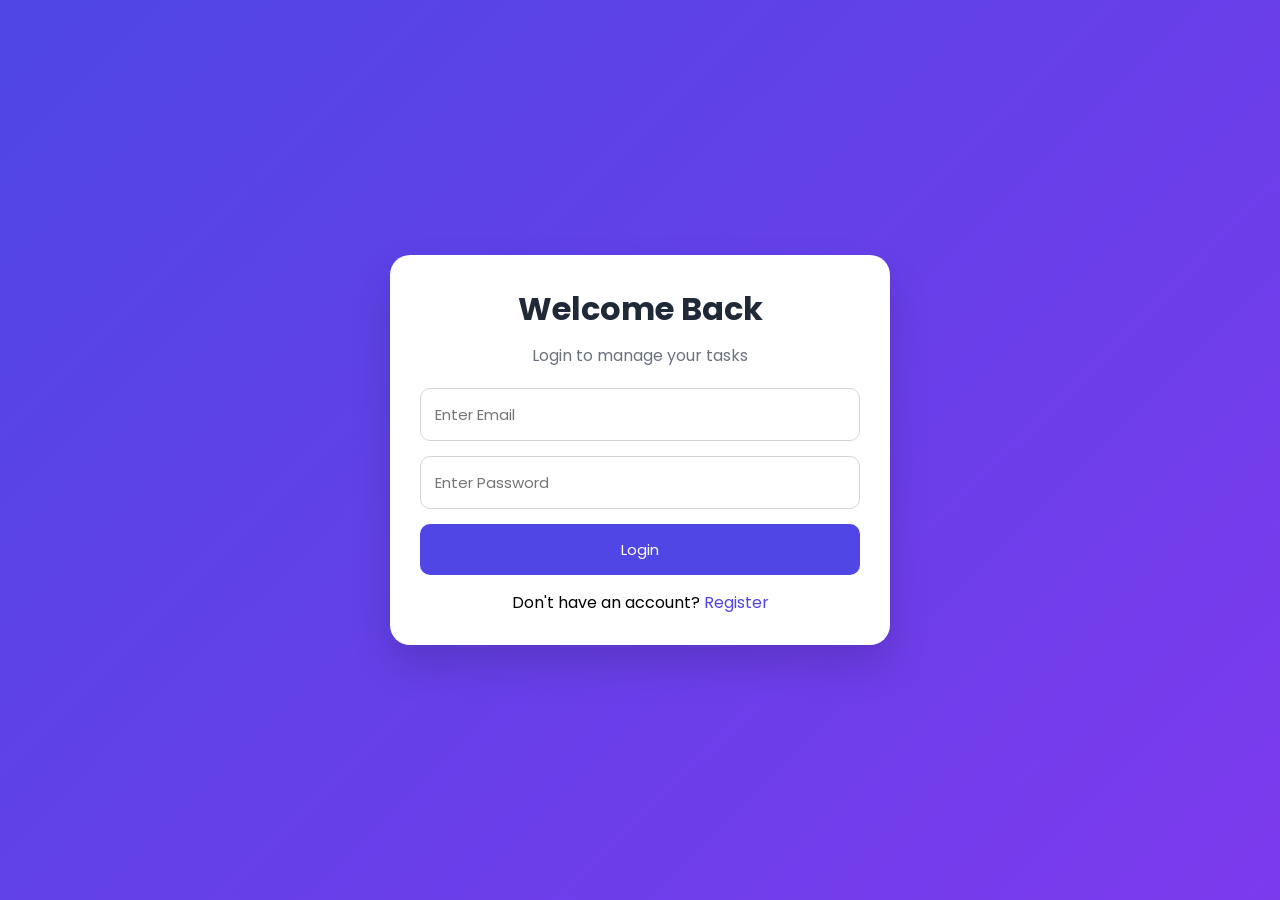
<file: index.html>
<!DOCTYPE html>

<html lang="en">

<head>
    <meta charset="UTF-8">
    <meta name="viewport" content="width=device-width, initial-scale=1.0">
    <title>Todo App - Login</title>
    <link rel="stylesheet" href="style.css">
</head>

<body>

<div class="auth-card">

<h1>Welcome Back</h1>
<p class="subtitle">Login to manage your tasks</p>

<input
    type="email"
    id="email"
    placeholder="Enter Email">

<input
    type="password"
    id="password"
    placeholder="Enter Password">

<button onclick="login()">
    Login
</button>

<p class="link-text">
    Don't have an account?
    <a href="register.html">Register</a>
</p>
</div>

<script src="main.js"></script>

</body>
</html>
</file>
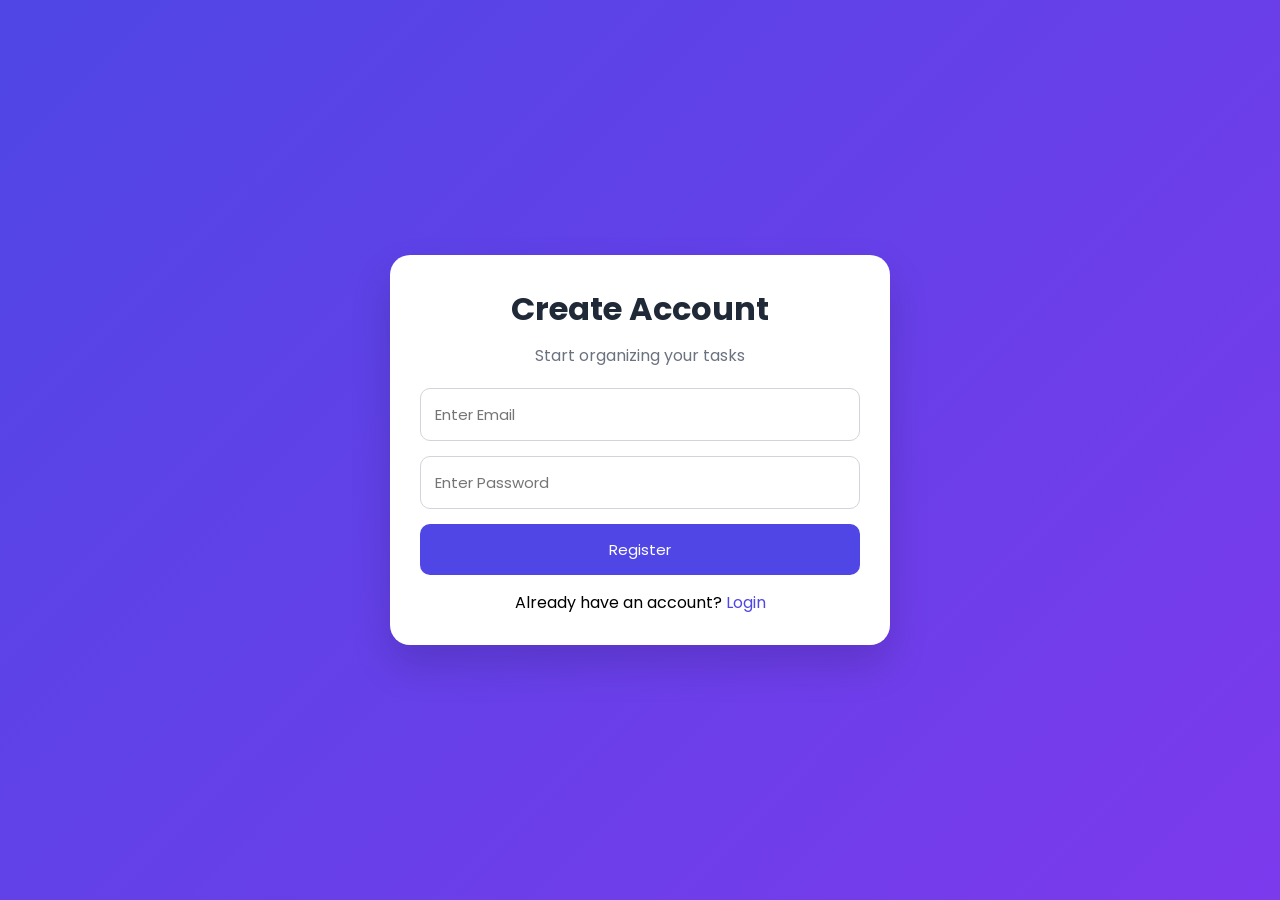
<file: register.html>
<!DOCTYPE html>

<html lang="en">

<head>
    <meta charset="UTF-8">
    <meta name="viewport" content="width=device-width, initial-scale=1.0">
    <title>Create Account</title>
    <link rel="stylesheet" href="style.css">
</head>

<body>

<div class="auth-card">


<h1>Create Account</h1>
<p class="subtitle">Start organizing your tasks</p>

<input
    type="email"
    id="email"
    placeholder="Enter Email">

<input
    type="password"
    id="password"
    placeholder="Enter Password">

<button onclick="register()">
    Register
</button>

<p class="link-text">
    Already have an account?
    <a href="index.html">Login</a>
</p>


</div>

<script src="main.js"></script>

</body>
</html>
</file>
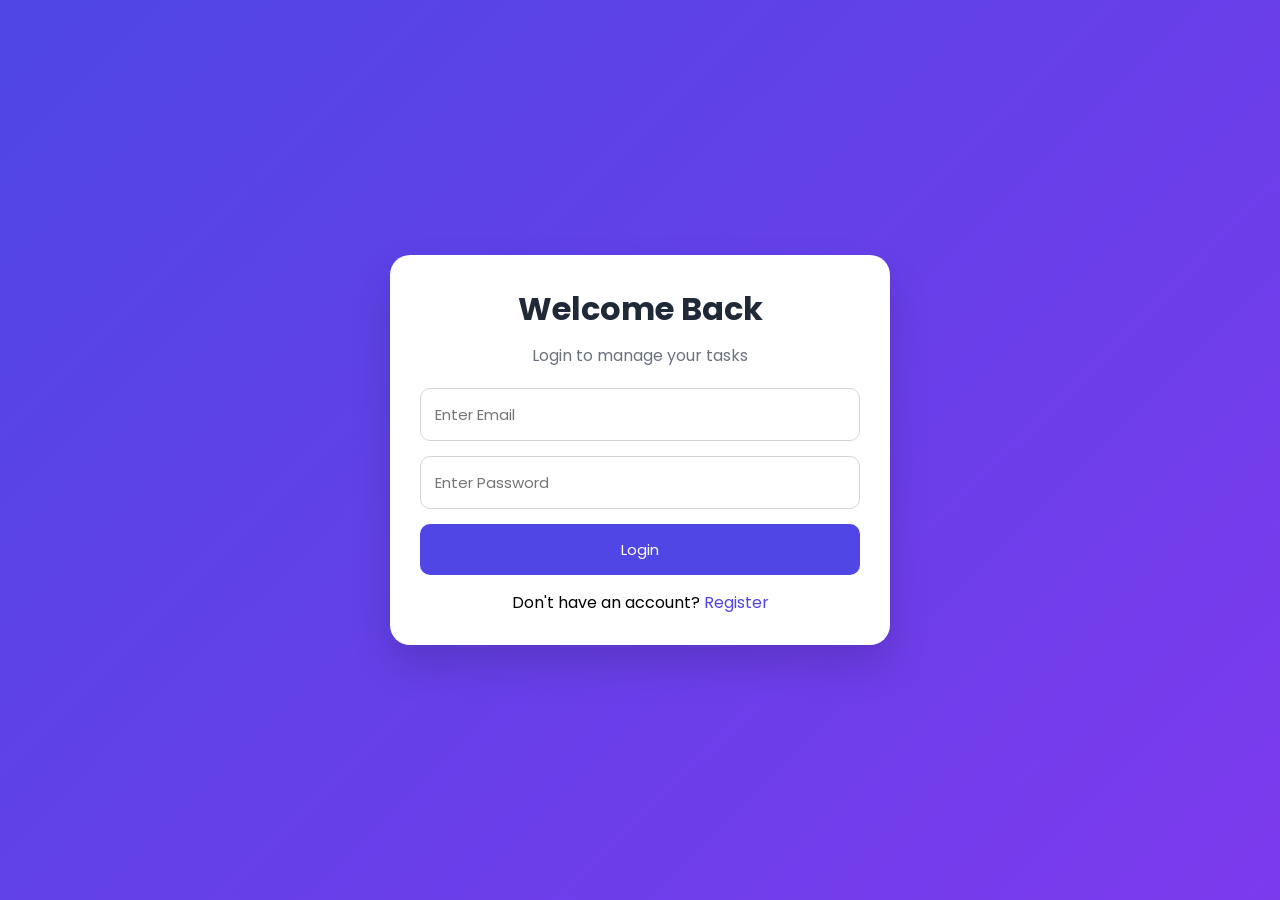
<file: todos.html>
<!DOCTYPE html>

<html lang="en">

<head>
    <meta charset="UTF-8">
    <meta name="viewport" content="width=device-width, initial-scale=1.0">
    <title>My Todos</title>
    <link rel="stylesheet" href="style.css">
</head>

<body>

<div class="todo-wrapper">


<div class="todo-header">
    <h1>My Todos</h1>

    <button class="logout-btn" onclick="logout()">
        Logout
    </button>
</div>

<div class="add-todo">

    <input
        id="new-todo"
        placeholder="Add a new task">

    <button onclick="addTodo()">
        Add
    </button>

</div>

<div id="todo-list"></div>


</div>

<script src="main.js"></script>

</body>
</html>
</file>
<file: style.css>
@import url('https://fonts.googleapis.com/css2?family=Poppins:wght@300;400;500;600&display=swap');

*{
    margin:0;
    padding:0;
    box-sizing:border-box;
    font-family:'Poppins',sans-serif;
}

body{
    min-height:100vh;
    display:flex;
    justify-content:center;
    align-items:center;
    background:linear-gradient(135deg,#4f46e5,#7c3aed);
    padding:20px;
}

.auth-card,
.todo-wrapper{
    width:100%;
    max-width:500px;
    background:#fff;
    border-radius:20px;
    padding:30px;
    box-shadow:0 20px 40px rgba(0,0,0,.15);
}

h1{
    text-align:center;
    margin-bottom:10px;
    color:#1f2937;
}

.subtitle{
    text-align:center;
    margin-bottom:20px;
    color:#6b7280;
}

input{
    width:100%;
    padding:14px;
    border:1px solid #d1d5db;
    border-radius:10px;
    margin-bottom:15px;
    font-size:15px;
}

button{
    width:100%;
    padding:14px;
    border:none;
    border-radius:10px;
    background:#4f46e5;
    color:white;
    cursor:pointer;
    font-size:15px;
}

button:hover{
    opacity:.9;
}

.link-text{
    text-align:center;
    margin-top:15px;
}

a{
    color:#4f46e5;
    text-decoration:none;
}

.todo-header{
    display:flex;
    justify-content:space-between;
    align-items:center;
    margin-bottom:20px;
}

.logout-btn{
    width:auto;
    background:#dc2626;
    padding:10px 18px;
}

.add-todo{
    display:flex;
    gap:10px;
    margin-bottom:20px;
}

.add-todo button{
    width:100px;
}

.todo-card{
    display:flex;
    justify-content:space-between;
    align-items:center;
    padding:15px;
    margin-bottom:10px;
    background:#f3f4f6;
    border-radius:10px;
}

.todo-left{
    display:flex;
    align-items:center;
    gap:10px;
}

.completed{
    text-decoration:line-through;
    color:gray;
}

.delete-btn{
    width:auto;
    background:#dc2626;
    padding:8px 12px;
}
</file>
